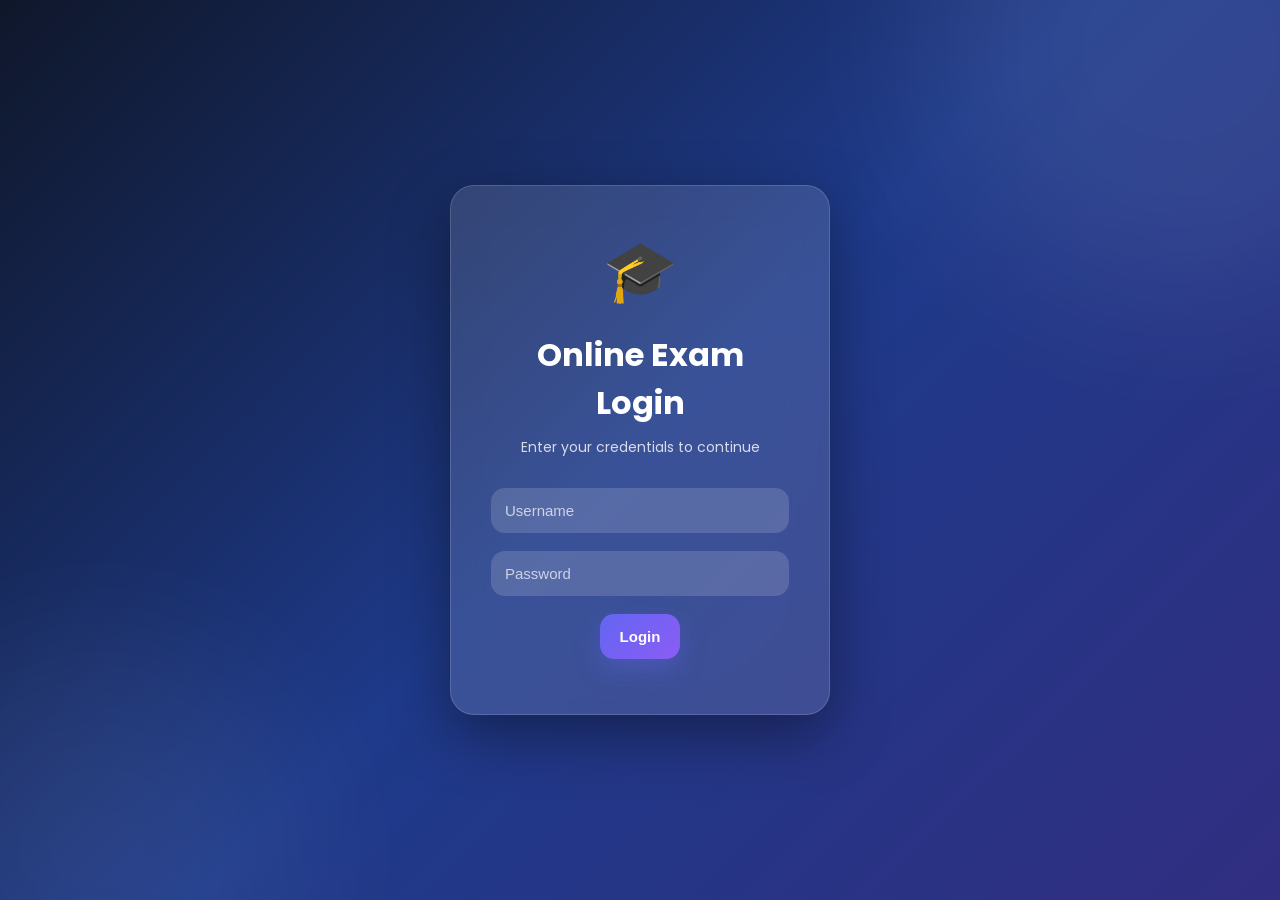
<file: frontend/index.html>
<!DOCTYPE html>
<html>
<head>
    <title>Exam Login</title>
    <link rel="stylesheet" href="style.css">
</head>
<body>

<div class="container">
    <div class="login-box">
        <div style="font-size:60px; margin-bottom:15px;">🎓</div>
        <h2>Online Exam Login</h2>
        <p class="subtitle">Enter your credentials to continue</p>

        <input id="username" placeholder="Username">
        <input id="password" type="password" placeholder="Password">

        <button onclick="login()">Login</button>

        <p id="msg"></p>
    </div>
</div>

<script>

// 🔒 CHECK USER STATUS AFTER LOGIN
async function checkUserStatus(username) {
    const res = await fetch(`http://localhost:5000/api/myresult/${username}`);
    const data = await res.json();

    if (data && data.status) {
        // already attempted → go to dashboard
        window.location.href = "dashboard.html";
    } else {
        // new user → go to exam
        window.location.href = "softskills.html";
    }
}


// 🔑 LOGIN FUNCTION
async function login() {
    const username = document.getElementById("username").value;
    const password = document.getElementById("password").value;

    const res = await fetch("http://localhost:5000/api/login", {
        method: "POST",
        headers: { "Content-Type": "application/json" },
        body: JSON.stringify({ username, password })
    });

    const data = await res.json();

    if (data.success) {
        // ✅ store username
        localStorage.setItem("username", username);

        // 🔥 redirect based on status
        checkUserStatus(username);

    } else {
        document.getElementById("msg").innerText = data.message;
    }
}

</script>

</body>
</html>
</file>
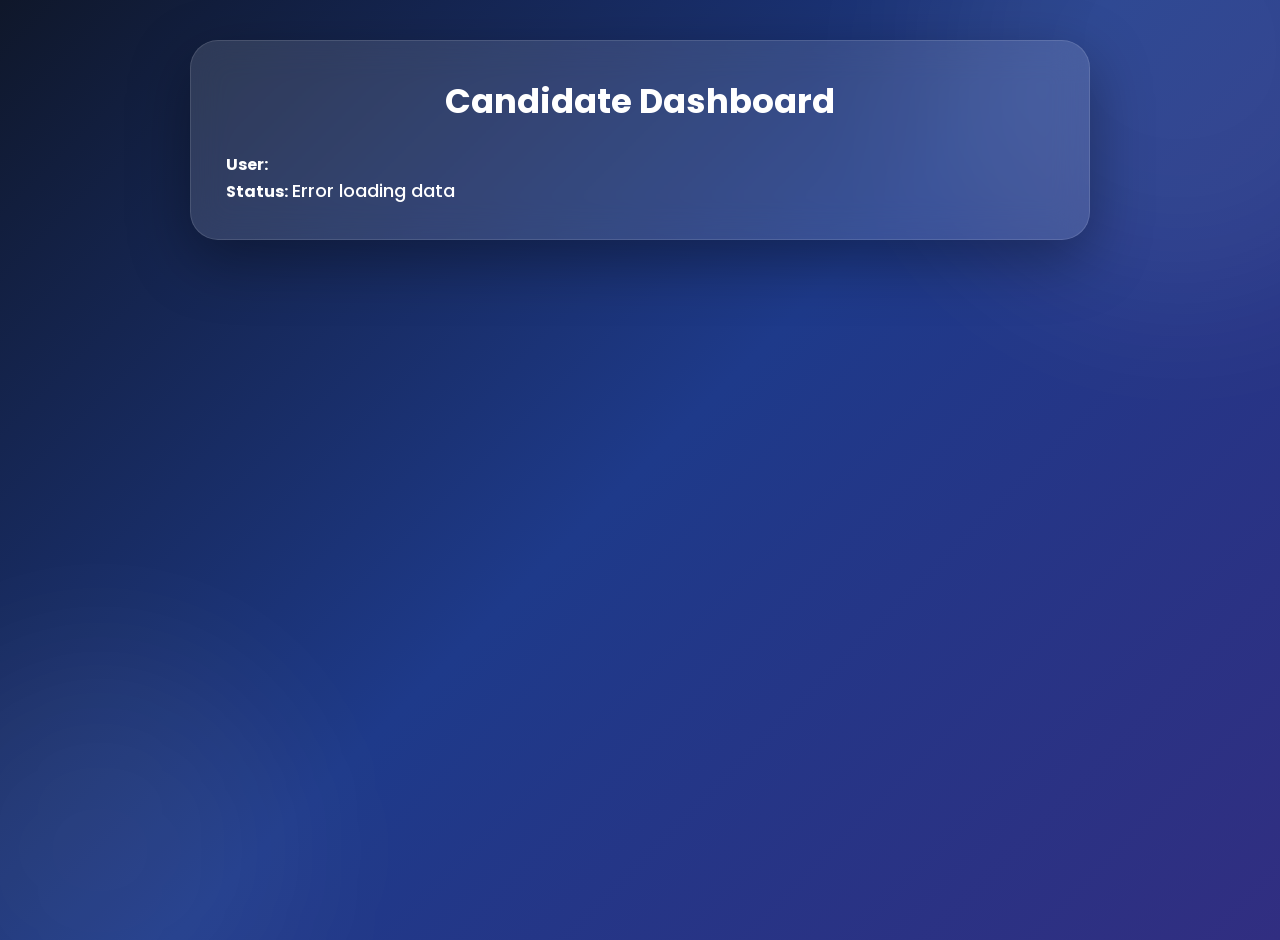
<file: frontend/dashboard.html>
<!DOCTYPE html>
<html>
<head>
    <title>Dashboard</title>
    <link rel="stylesheet" href="style.css">
</head>
<body>

<div class="exam-container">
    <h2> Candidate Dashboard</h2>

    <p><strong>User:</strong> <span id="username"></span></p>
    <p><strong>Status:</strong> <span id="status"></span></p>
    
    <p id="scoreBox" style="display:none;">
        <strong>Score:</strong> <span id="score"></span>
    </p>

    <!-- 🔥 RANK -->
    <p id="rankBox" style="display:none;">
        <strong>Your Rank:</strong> <span id="rank"></span>
    </p>

    <!-- 🏆 LEADERBOARD -->
    <div id="leaderboardSection" style="display:none;">
        <h3>🏆 Top Performers</h3>
        <div id="leaderboard"></div>
    </div>
</div>

<script>

// 🔹 LOAD USER DASHBOARD DATA
async function loadDashboard() {
    const username = localStorage.getItem("username");
    document.getElementById("username").innerText = username;

    try {
        const res = await fetch(`http://localhost:5000/api/myresult/${username}`);
        const data = await res.json();

        if (!data || data.message) {
            document.getElementById("status").innerText = "Result not found";
            return;
        }

        // 🚫 MALPRACTICE CASE (ADDED)
        if (data.status === "malpractice") {
            document.getElementById("status").innerText = "🚫 Malpractice Detected";
            return;
        }

        // ⏳ BEFORE EVALUATION
        if (data.status === "pending") {
            document.getElementById("status").innerText = "⏳ Under Evaluation";
        }

        // ✅ AFTER EVALUATION
        else if (data.status === "evaluated") {
            document.getElementById("status").innerText = "✅ Evaluated";

            // Show score
            document.getElementById("scoreBox").style.display = "block";
            document.getElementById("score").innerText = data.score + " / 10";

            // 🔥 LOAD RANK
            loadRank(username);

            // 🔥 LOAD LEADERBOARD
            loadLeaderboard();
            document.getElementById("leaderboardSection").style.display = "block";
        }

    } catch (error) {
        console.log("Error:", error);
        document.getElementById("status").innerText = "Error loading data";
    }
}


// 🏆 LOAD LEADERBOARD (TOP USERS)
async function loadLeaderboard() {
    try {
        const res = await fetch("http://localhost:5000/api/leaderboard");
        const data = await res.json();

        const container = document.getElementById("leaderboard");
        container.innerHTML = "";

        if (!data || data.length === 0) {
            container.innerHTML = "<p>No leaderboard data available</p>";
            return;
        }

        data.forEach((user, index) => {
            container.innerHTML += `
                <p>${index + 1}. ${user.username} - ${user.score}</p>
            `;
        });

    } catch (error) {
        console.log("Leaderboard error:", error);
    }
}


// 🧠 LOAD USER RANK
async function loadRank(username) {
    try {
        const res = await fetch(`http://localhost:5000/api/rank/${username}`);
        const data = await res.json();

        if (data && data.rank) {
            document.getElementById("rankBox").style.display = "block";
            document.getElementById("rank").innerText =
                `${data.rank} out of ${data.total}`;
        }
    } catch (error) {
        console.log("Rank error:", error);
    }
}


// 🔹 INITIAL CALL
loadDashboard();

</script>

</body>
</html>
</file>
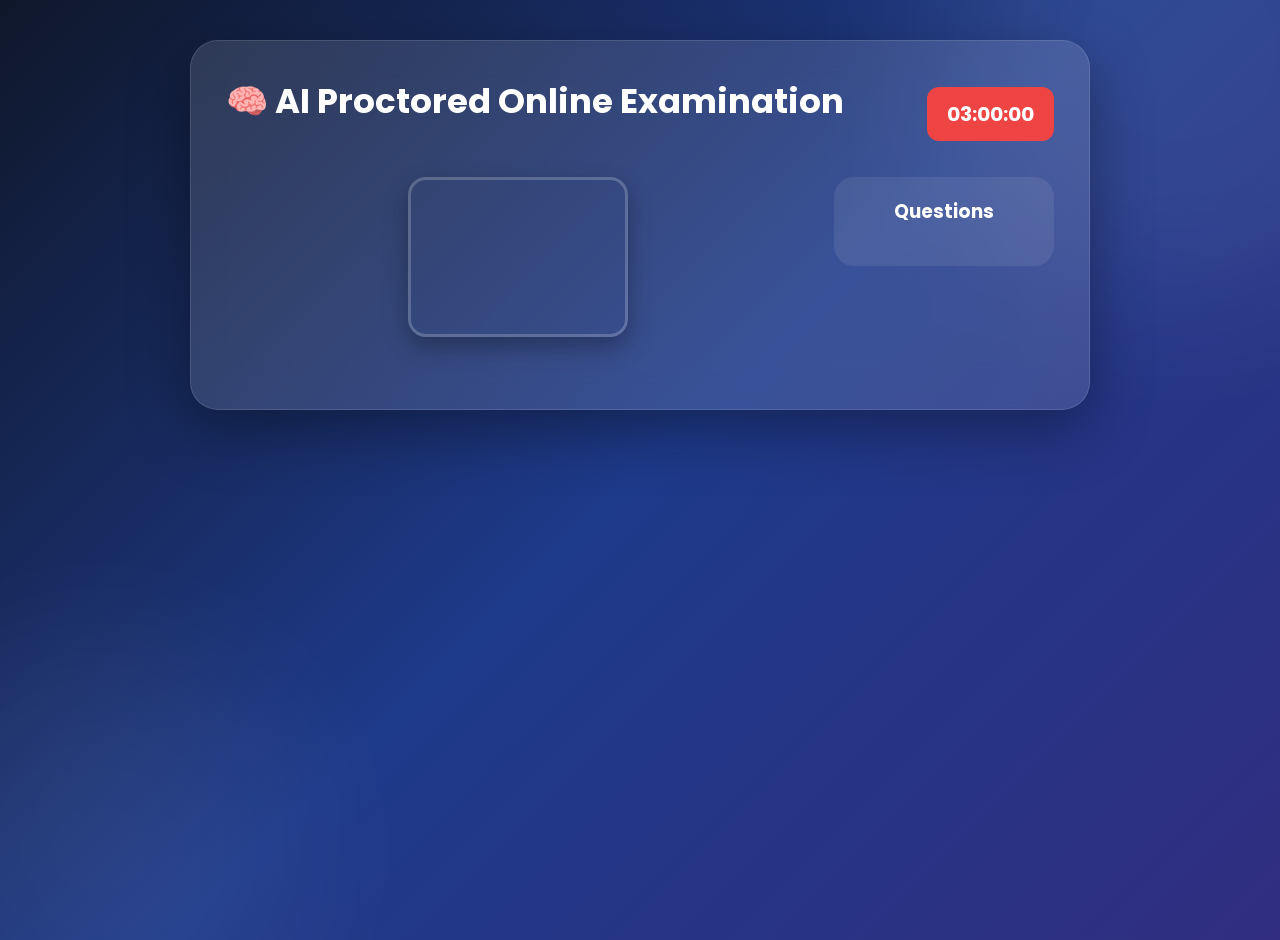
<file: frontend/exam.html>
<!DOCTYPE html>
<html>
<head>
    <title>Exam</title>
    <link rel="stylesheet" href="style.css">
</head>

<body>

<div class="exam-container">

    <!-- TOP BAR -->
    <div class="top-bar">
        <h2>🧠 AI Proctored Online Examination</h2>

        <div id="timer">
            03:00:00
        </div>
    </div>

    <!-- MAIN -->
    <div class="main-layout">

        <!-- LEFT -->
        <div class="exam-left">

            <!-- CAMERA -->
            <div id="cameraSection" style="text-align:center; margin-bottom:20px;">
                <video id="camera"
                       width="220"
                       height="160"
                       autoplay
                       muted>
                </video>
            </div>

            <!-- QUESTIONS -->
            <div id="questionBox"></div>

            <!-- BUTTONS -->
            <div class="nav-buttons"></div>

        </div>

        <!-- RIGHT PANEL -->
        <div class="question-panel">
            <h3>Questions</h3>

            <div id="questionNumbers"></div>
        </div>

    </div>
</div>

<script>

// ================== TIMER ==================

let totalTime = 3 * 60 * 60; // 3 hours

function startTimer() {

    const timer = document.getElementById("timer");

    const interval = setInterval(() => {

        let hours = Math.floor(totalTime / 3600);
        let minutes = Math.floor((totalTime % 3600) / 60);
        let seconds = totalTime % 60;

        timer.innerText =
            `${String(hours).padStart(2, '0')}:` +
            `${String(minutes).padStart(2, '0')}:` +
            `${String(seconds).padStart(2, '0')}`;

        totalTime--;

        // AUTO SUBMIT
        if (totalTime < 0) {

            clearInterval(interval);

            alert("⏰ Time Over! Submitting exam automatically.");

            submitExam();
        }

    }, 1000);
}

// ================== PREVENT REATTEMPT ==================

async function checkIfAttempted() {

    const username = localStorage.getItem("username");

    const res = await fetch(
        `http://localhost:5000/api/myresult/${username}`
    );

    const data = await res.json();

    if (data && data.status) {

        alert("You have already attempted this exam.");

        window.location.href = "dashboard.html";
    }
}

// ================== FULLSCREEN ==================

function enterFullScreen() {

    const elem = document.documentElement;

    if (elem.requestFullscreen) {
        elem.requestFullscreen();
    }
}

// ================== ANTI CHEATING ==================

let warningCount = 0;
let maxWarnings = 4;
let examSubmitted = false;

let lastViolationTime = 0;
const cooldown = 3000;

// TAB SWITCH
document.addEventListener("visibilitychange", () => {

    if (document.hidden) {

        triggerViolation("Tab switch detected");
    }
});

// FULLSCREEN EXIT
document.addEventListener("fullscreenchange", () => {

    if (!document.fullscreenElement) {

        triggerViolation("Exited fullscreen");
    }
});

// COPY / PASTE
document.addEventListener("keydown", (e) => {

    if (
        (e.ctrlKey && e.key === "c") ||
        (e.ctrlKey && e.key === "v")
    ) {

        e.preventDefault();

        triggerViolation("Copy/Paste detected");
    }
});

// RIGHT CLICK
document.addEventListener("contextmenu", (e) => {

    e.preventDefault();

    triggerViolation("Right click disabled");
});

// VIOLATION
function triggerViolation(reason) {

    if (examSubmitted) return;

    const now = Date.now();

    if (now - lastViolationTime < cooldown) return;

    lastViolationTime = now;

    warningCount++;

    alert(`⚠ Warning ${warningCount}/${maxWarnings}: ${reason}`);

    if (warningCount >= maxWarnings) {

        alert("🚫 Malpractice detected! Exam submitting.");

        examSubmitted = true;

        submitMalpractice();
    }
}

// ================== MALPRACTICE SUBMIT ==================

async function submitMalpractice() {

    const username = localStorage.getItem("username") || "user";

    await fetch("http://localhost:5000/api/submit", {

        method: "POST",

        headers: {
            "Content-Type": "application/json"
        },

        body: JSON.stringify({
            username,
            score: 0,
            answers,
            status: "malpractice"
        })
    });

    window.location.href = "submitted.html";
}

// ================== EXAM LOGIC ==================

let questions = [];
let currentIndex = 0;
let answers = {};

// LOAD QUESTIONS
async function loadQuestions() {

    try {

        const res = await fetch(
            "http://localhost:5000/api/questions"
        );

        questions = await res.json();

        if (!questions || questions.length === 0) {

            document.getElementById("questionBox").innerHTML =
                "No questions found";

            return;
        }

        showQuestion();

    } catch (error) {

        console.log(error);
    }
}

// CAMERA
async function startCamera() {

    try {

        const stream =
            await navigator.mediaDevices.getUserMedia({

                video: true,
                audio: true
            });

        const video = document.getElementById("camera");

        video.srcObject = stream;

        video.style.display = "block";

        // START EXAM
        loadQuestions();

        // START TIMER
        startTimer();

    } catch (error) {

        alert(
            "Camera & microphone access is required."
        );

        document.body.innerHTML =
            "<h2 style='text-align:center;color:white;'>Access Denied</h2>";
    }
}

// SHOW QUESTION
function showQuestion() {

    const q = questions[currentIndex];

    const container =
        document.getElementById("questionBox");

    container.innerHTML = `

        <div class="question-box">

            <p class="question-title">
                ${currentIndex + 1}. ${q.question}
            </p>

            ${q.options.map(opt => `

                <label class="option">

                    <input type="radio"
                           name="option"
                           value="${opt}"

                           ${answers[currentIndex] === opt
                               ? "checked"
                               : ""}>

                    ${opt}

                </label>

            `).join("")}

        </div>
    `;

    updateButtons();

    renderQuestionPanel();
}

// CONFIRM ANSWER
function confirmAnswer() {

    const selected =
        document.querySelector(
            'input[name="option"]:checked'
        );

    if (!selected) {

        alert("Please select an option");

        return;
    }

    answers[currentIndex] = selected.value;

    renderQuestionPanel();
}

// NEXT QUESTION
function nextQuestion() {

    // AUTO SAVE
    const selected =
        document.querySelector(
            'input[name="option"]:checked'
        );

    if (selected) {

        answers[currentIndex] = selected.value;
    }

    if (currentIndex < questions.length - 1) {

        currentIndex++;

        showQuestion();
    }
}

// PREVIOUS
function prevQuestion() {

    if (currentIndex > 0) {

        currentIndex--;

        showQuestion();
    }
}

// QUESTION PANEL
function renderQuestionPanel() {

    const panel =
        document.getElementById("questionNumbers");

    panel.innerHTML = "";

    questions.forEach((q, index) => {

        let className = "q-number";

        if (index === currentIndex) {

            className += " active";
        }

        else if (answers[index]) {

            className += " answered";
        }

        panel.innerHTML += `

            <button
                class="${className}"
                onclick="goToQuestion(${index})">

                ${index + 1}

            </button>
        `;
    });
}

// GO TO QUESTION
function goToQuestion(index) {

    currentIndex = index;

    showQuestion();
}

// BUTTONS
function updateButtons() {

    const nav =
        document.querySelector(".nav-buttons");

    if (currentIndex === questions.length - 1) {

        nav.innerHTML = `

            <button onclick="prevQuestion()">
                ⬅ Back
            </button>

            <button onclick="confirmAnswer()">
                ✔ Confirm
            </button>

            <button onclick="submitExam()">
                Submit Exam
            </button>
        `;
    }

    else {

        nav.innerHTML = `

            <button onclick="prevQuestion()">
                ⬅ Back
            </button>

            <button onclick="confirmAnswer()">
                ✔ Confirm
            </button>

            <button onclick="nextQuestion()">
                Next ➡
            </button>
        `;
    }
}

// SUBMIT
async function submitExam() {

    if (examSubmitted) return;

    examSubmitted = true;

    let score = 0;

    questions.forEach((q, index) => {

        if (answers[index] === q.answer) {

            score++;
        }
    });

    const username =
        localStorage.getItem("username") || "user";

    await fetch(
        "http://localhost:5000/api/submit",
        {

            method: "POST",

            headers: {
                "Content-Type": "application/json"
            },

            body: JSON.stringify({
                username,
                score,
                answers
            })
        }
    );

    window.location.href = "submitted.html";
}

// START
checkIfAttempted().then(() => {

    enterFullScreen();

    startCamera();
});

</script>

</body>
</html>
</file>
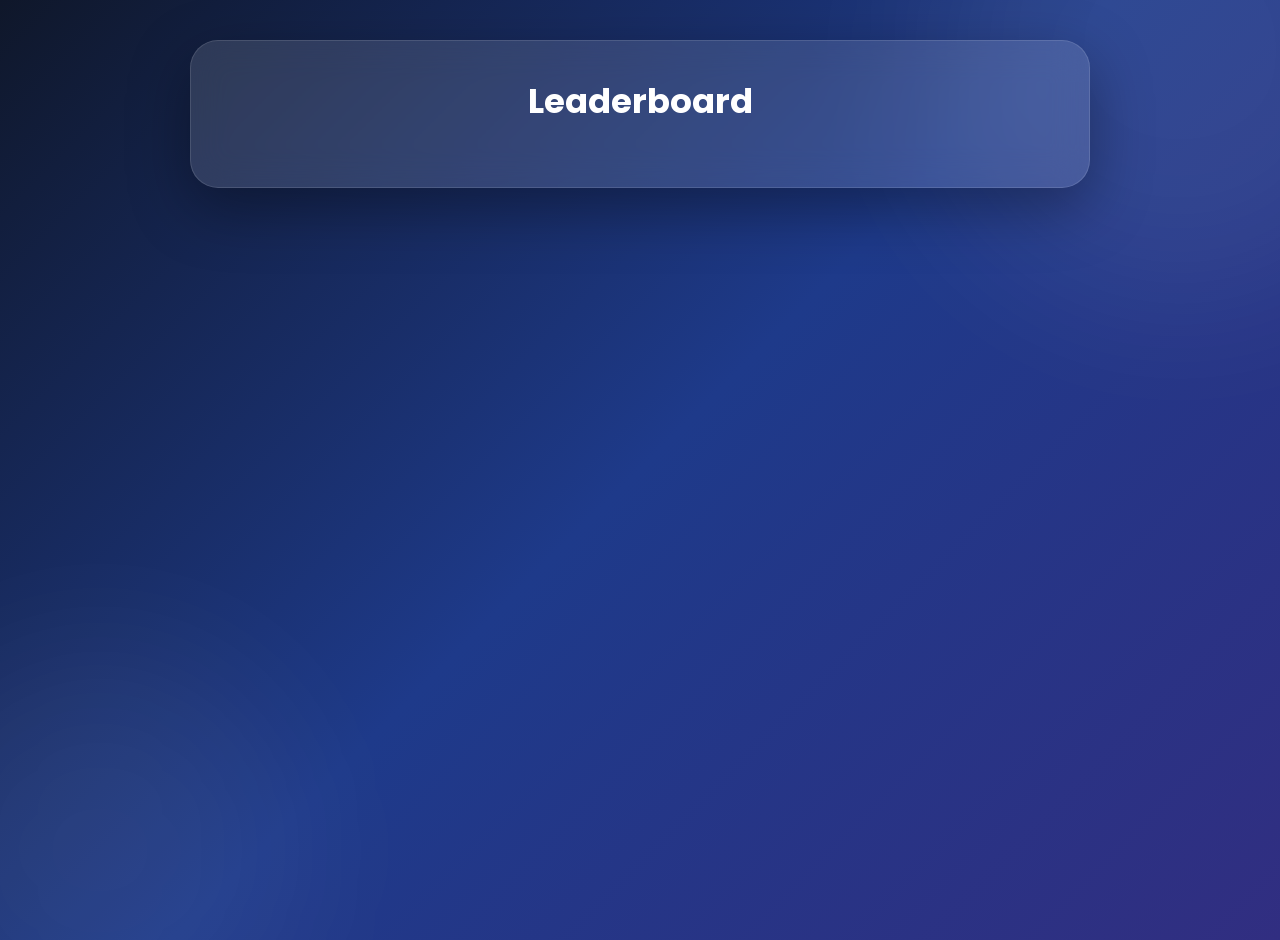
<file: frontend/result.html>
<!DOCTYPE html>
<html>
<head>
    <title>Result</title>
    <link rel="stylesheet" href="style.css">
</head>
<body>

<div class="exam-container">
    <h2>Leaderboard</h2>
    <div id="leaderboard"></div>
</div>

<script>
async function loadLeaderboard() {
    const res = await fetch("http://localhost:5000/api/leaderboard");
    const data = await res.json();

    const container = document.getElementById("leaderboard");

    data.forEach((user, index) => {
        container.innerHTML += `
            <p>${index + 1}. ${user.username} - ${user.score}</p>
        `;
    });
}

loadLeaderboard();
</script>

</body>
</html>
</file>
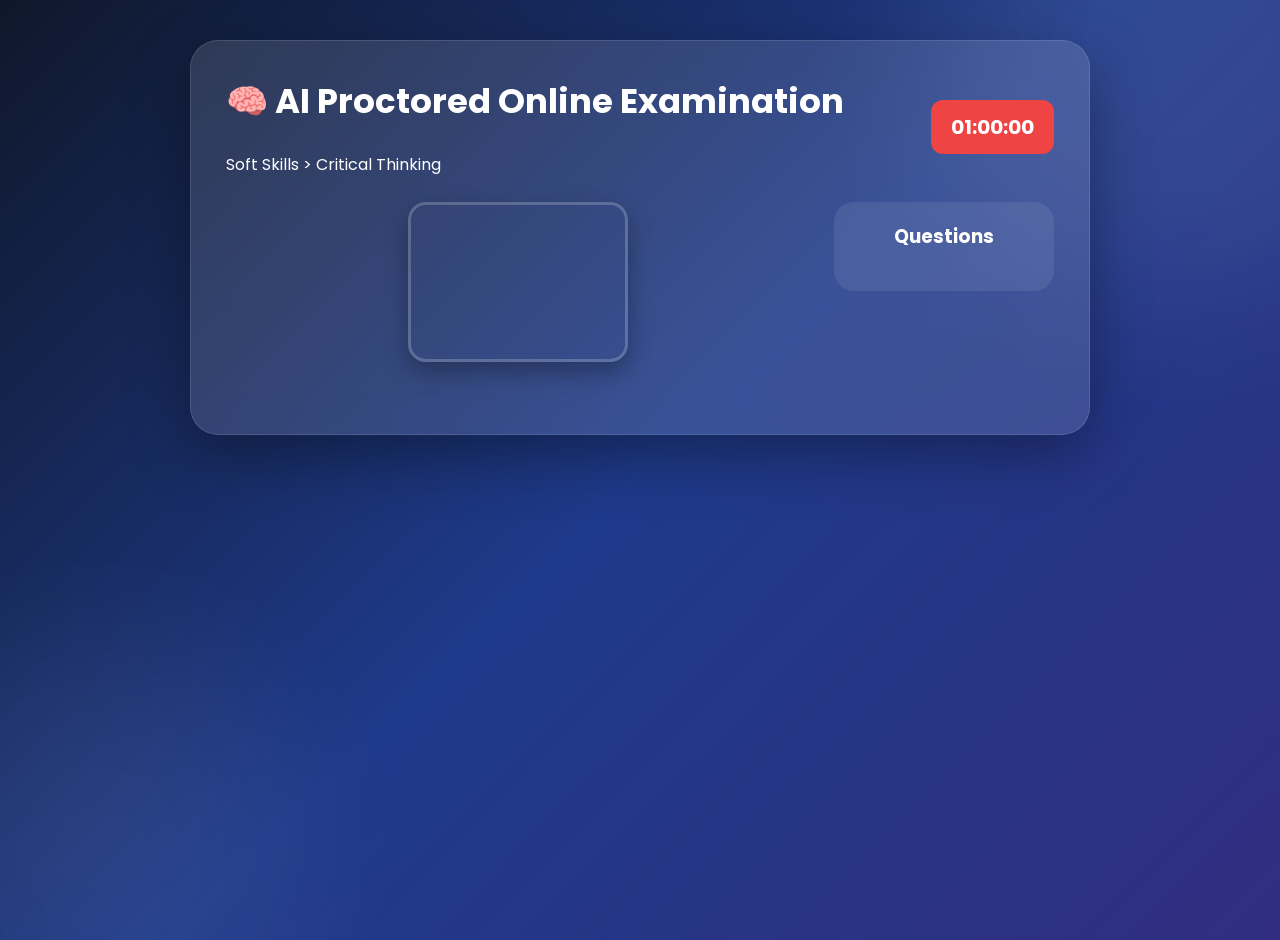
<file: frontend/softskills-exam.html>
<!DOCTYPE html>
<html>
<head>
    <title>Soft Skills Exam</title>
    <link rel="stylesheet" href="style.css">
</head>

<body>

<div class="exam-container">

    <!-- TOP BAR -->
    <div class="top-bar">

        <div>
            <h2>🧠 AI Proctored Online Examination</h2>

            <div class="section-title">
                Soft Skills > Critical Thinking
            </div>
        </div>

        <div id="timer">
            01:00:00
        </div>
    </div>

    <!-- MAIN -->
    <div class="main-layout">

        <!-- LEFT -->
        <div class="exam-left">

            <!-- CAMERA -->
            <div id="cameraSection" style="text-align:center; margin-bottom:20px;">

                <video id="camera"
                       width="220"
                       height="160"
                       autoplay
                       muted>
                </video>

            </div>

            <!-- QUESTIONS -->
            <div id="questionBox"></div>

            <!-- BUTTONS -->
            <div class="nav-buttons"></div>

        </div>

        <!-- RIGHT PANEL -->
        <div class="question-panel">

            <h3>Questions</h3>

            <div id="questionNumbers"></div>

        </div>

    </div>
</div>

<script>

// ================== TIMER ==================

let totalTime = 1 * 60 * 60; // 1 hour

function startTimer() {

    const timer = document.getElementById("timer");

    const interval = setInterval(() => {

        let hours = Math.floor(totalTime / 3600);
        let minutes = Math.floor((totalTime % 3600) / 60);
        let seconds = totalTime % 60;

        timer.innerText =
            `${String(hours).padStart(2, '0')}:` +
            `${String(minutes).padStart(2, '0')}:` +
            `${String(seconds).padStart(2, '0')}`;

        totalTime--;

        // AUTO COMPLETE SECTION
        if (totalTime < 0) {

            clearInterval(interval);

            alert(
                "⏰ Soft Skills section completed."
            );

            submitExam();
        }

    }, 1000);
}

// ================== PREVENT REATTEMPT ==================

async function checkIfAttempted() {

    const username = localStorage.getItem("username");

    const res = await fetch(
        `http://localhost:5000/api/myresult/${username}`
    );

    const data = await res.json();

    if (data && data.status) {

        alert(
            "You have already attempted this exam."
        );

        window.location.href =
            "dashboard.html";
    }
}

// ================== FULLSCREEN ==================

function enterFullScreen() {

    const elem = document.documentElement;

    if (elem.requestFullscreen) {

        elem.requestFullscreen();
    }
}

// ================== ANTI CHEATING ==================

let warningCount = 0;
let maxWarnings = 4;
let examSubmitted = false;

let lastViolationTime = 0;

const cooldown = 3000;

// TAB SWITCH
document.addEventListener(
    "visibilitychange",
    () => {

        if (document.hidden) {

            triggerViolation(
                "Tab switch detected"
            );
        }
    }
);

// FULLSCREEN EXIT
document.addEventListener(
    "fullscreenchange",
    () => {

        if (!document.fullscreenElement) {

            triggerViolation(
                "Exited fullscreen"
            );
        }
    }
);

// COPY / PASTE
document.addEventListener(
    "keydown",
    (e) => {

        if (
            (e.ctrlKey && e.key === "c") ||
            (e.ctrlKey && e.key === "v")
        ) {

            e.preventDefault();

            triggerViolation(
                "Copy/Paste detected"
            );
        }
    }
);

// RIGHT CLICK
document.addEventListener(
    "contextmenu",
    (e) => {

        e.preventDefault();

        triggerViolation(
            "Right click disabled"
        );
    }
);

// VIOLATION HANDLER
function triggerViolation(reason) {

    if (examSubmitted) return;

    const now = Date.now();

    if (now - lastViolationTime < cooldown)
        return;

    lastViolationTime = now;

    warningCount++;

    alert(
        `⚠ Warning ${warningCount}/${maxWarnings}: ${reason}`
    );

    if (warningCount >= maxWarnings) {

        alert(
            "🚫 Malpractice detected! Section submitting."
        );

        examSubmitted = true;

        submitMalpractice();
    }
}

// ================== MALPRACTICE ==================

async function submitMalpractice() {

    localStorage.setItem(
        "softskillsMalpractice",
        "true"
    );

    window.location.href =
        "technicalskills.html";
}

// ================== QUESTIONS ==================

let questions = [];
let currentIndex = 0;
let answers = {};

// LOAD QUESTIONS
async function loadQuestions() {

    try {

        const res = await fetch(
            "http://localhost:5000/api/questions/softskills"
        );

        questions = await res.json();

        if (!questions || questions.length === 0) {

            document.getElementById(
                "questionBox"
            ).innerHTML =
                "No questions found";

            return;
        }

        showQuestion();

    } catch (error) {

        console.log(error);
    }
}

// ================== CAMERA ==================

async function startCamera() {

    try {

        const stream =
            await navigator.mediaDevices.getUserMedia({

                video: true,
                audio: true
            });

        const video =
            document.getElementById("camera");

        video.srcObject = stream;

        video.style.display = "block";

        // START EXAM
        loadQuestions();

        // START TIMER
        startTimer();

    } catch (error) {

        alert(
            "Camera & microphone access is required."
        );

        document.body.innerHTML =
            "<h2 style='text-align:center;color:white;'>Access Denied</h2>";
    }
}

// ================== SHOW QUESTION ==================

function showQuestion() {

    const q = questions[currentIndex];

    const container =
        document.getElementById("questionBox");

    container.innerHTML = `

        <div class="question-box">

            <p class="question-title">

                ${currentIndex + 1}.
                ${q.question}

            </p>

            ${q.options.map(opt => `

                <label class="option">

                    <input
                        type="radio"
                        name="option"
                        value="${opt}"

                        ${answers[currentIndex] === opt
                            ? "checked"
                            : ""}>

                    ${opt}

                </label>

            `).join("")}

        </div>
    `;

    updateButtons();

    renderQuestionPanel();
}

// ================== CONFIRM ==================

function confirmAnswer() {

    const selected =
        document.querySelector(
            'input[name="option"]:checked'
        );

    if (!selected) {

        alert("Please select an option");

        return;
    }

    answers[currentIndex] =
        selected.value;

    renderQuestionPanel();
}

// ================== AUTO SAVE ==================

function autoSave() {

    const selected =
        document.querySelector(
            'input[name="option"]:checked'
        );

    if (selected) {

        answers[currentIndex] =
            selected.value;
    }
}

// ================== NEXT ==================

function nextQuestion() {

    autoSave();

    if (
        currentIndex <
        questions.length - 1
    ) {

        currentIndex++;

        showQuestion();
    }
}

// ================== PREVIOUS ==================

function prevQuestion() {

    autoSave();

    if (currentIndex > 0) {

        currentIndex--;

        showQuestion();
    }
}

// ================== QUESTION PANEL ==================

function renderQuestionPanel() {

    const panel =
        document.getElementById(
            "questionNumbers"
        );

    panel.innerHTML = "";

    questions.forEach((q, index) => {

        let className = "q-number";

        if (index === currentIndex) {

            className += " active";
        }

        else if (answers[index]) {

            className += " answered";
        }

        panel.innerHTML += `

            <button
                class="${className}"
                onclick="goToQuestion(${index})">

                ${index + 1}

            </button>
        `;
    });
}

// ================== GO TO QUESTION ==================

function goToQuestion(index) {

    currentIndex = index;

    showQuestion();
}

// ================== BUTTONS ==================

function updateButtons() {

    const nav =
        document.querySelector(".nav-buttons");

    if (currentIndex === questions.length - 1) {

        nav.innerHTML = `

            <button onclick="prevQuestion()">
                ⬅ Back
            </button>

            <button onclick="confirmAnswer()">
                ✔ Confirm
            </button>

            <button onclick="submitExam()">
                Finish Section
            </button>
        `;
    }

    else {

        nav.innerHTML = `

            <button onclick="prevQuestion()">
                ⬅ Back
            </button>

            <button onclick="confirmAnswer()">
                ✔ Confirm
            </button>

            <button onclick="nextQuestion()">
                Next ➡
            </button>
        `;
    }
}

// ================== SUBMIT SOFT SKILLS ==================

async function submitExam() {

    if (examSubmitted) return;

    examSubmitted = true;

    let score = 0;

    questions.forEach((q, index) => {

        if (answers[index] === q.answer) {

            score++;
        }
    });

    // SAVE TEMPORARILY

    localStorage.setItem(
        "softskillsAnswers",
        JSON.stringify(answers)
    );

    localStorage.setItem(
        "softskillsScore",
        score
    );

    // MOVE TO TECHNICAL SECTION

    window.location.href =
        "technicalskills.html";
}

// ================== START ==================

checkIfAttempted().then(() => {

    enterFullScreen();

    startCamera();
});

</script>

</body>
</html>
</file>
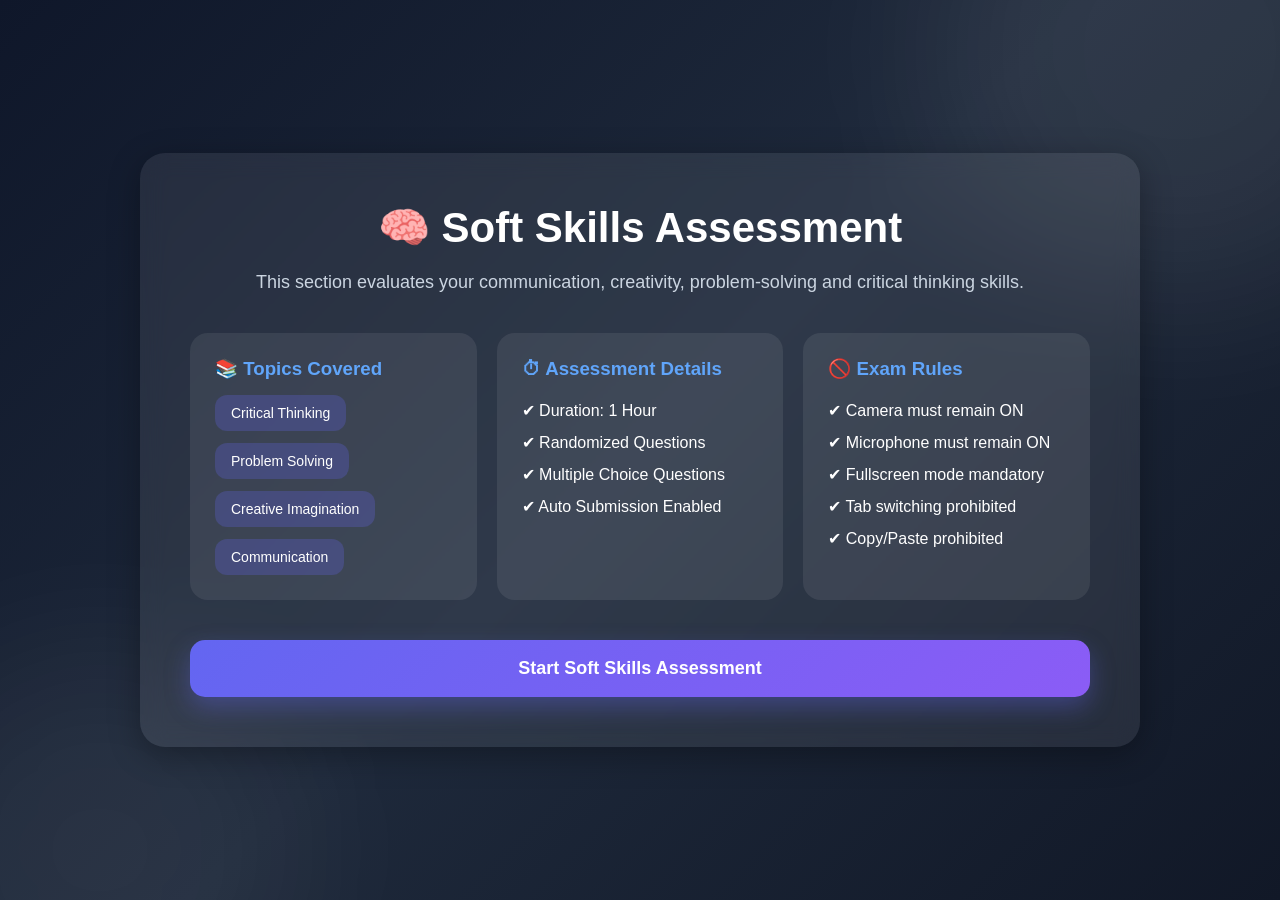
<file: frontend/softskills.html>
<!DOCTYPE html>
<html>
<head>
    <title>Soft Skills Assessment</title>
    <link rel="stylesheet" href="style.css">

    <style>

        body {
            margin: 0;
            padding: 0;

            font-family: Arial, sans-serif;

            background:
                linear-gradient(
                    135deg,
                    #0f172a,
                    #1e293b,
                    #111827
                );

            color: white;

            min-height: 100vh;

            display: flex;
            justify-content: center;
            align-items: center;
        }

        .section-container {

            width: 90%;
            max-width: 1000px;

            background: rgba(255,255,255,0.08);

            backdrop-filter: blur(12px);

            padding: 50px;

            border-radius: 25px;

            box-shadow:
                0 8px 32px rgba(0,0,0,0.3);
        }

        .section-title {

            font-size: 42px;
            font-weight: bold;

            margin-bottom: 20px;

            text-align: center;
        }

        .section-subtitle {

            text-align: center;

            font-size: 18px;

            color: #cbd5e1;

            margin-bottom: 40px;
        }

        .info-grid {

            display: grid;

            grid-template-columns:
                repeat(auto-fit, minmax(250px, 1fr));

            gap: 20px;

            margin-bottom: 40px;
        }

        .info-card {

            background: rgba(255,255,255,0.08);

            padding: 25px;

            border-radius: 18px;
        }

        .info-card h3 {

            margin-bottom: 15px;

            color: #60a5fa;
        }

        .topics {

            display: flex;

            flex-wrap: wrap;

            gap: 12px;

            margin-top: 10px;
        }

        .topic {

            background: rgba(99,102,241,0.25);

            padding: 10px 16px;

            border-radius: 12px;

            font-size: 14px;
        }

        .rules {

            line-height: 2;
        }

        .start-btn {

            width: 100%;

            padding: 18px;

            border: none;

            border-radius: 15px;

            font-size: 18px;
            font-weight: bold;

            background: linear-gradient(
                135deg,
                #6366f1,
                #8b5cf6
            );

            color: white;

            cursor: pointer;

            transition: 0.3s;
        }

        .start-btn:hover {

            transform: translateY(-2px);

            opacity: 0.9;
        }

    </style>
</head>

<body>

<div class="section-container">

    <div class="section-title">
        🧠 Soft Skills Assessment
    </div>

    <div class="section-subtitle">
        This section evaluates your communication,
        creativity, problem-solving and critical thinking skills.
    </div>

    <div class="info-grid">

        <!-- TOPICS -->
        <div class="info-card">

            <h3>📚 Topics Covered</h3>

            <div class="topics">

                <div class="topic">Critical Thinking</div>

                <div class="topic">Problem Solving</div>

                <div class="topic">Creative Imagination</div>

                <div class="topic">Communication</div>

            </div>
        </div>

        <!-- DETAILS -->
        <div class="info-card">

            <h3>⏱ Assessment Details</h3>

            <div class="rules">

                ✔ Duration: 1 Hour <br>

                ✔ Randomized Questions <br>

                ✔ Multiple Choice Questions <br>

                ✔ Auto Submission Enabled
            </div>
        </div>

        <!-- RULES -->
        <div class="info-card">

            <h3>🚫 Exam Rules</h3>

            <div class="rules">

                ✔ Camera must remain ON <br>

                ✔ Microphone must remain ON <br>

                ✔ Fullscreen mode mandatory <br>

                ✔ Tab switching prohibited <br>

                ✔ Copy/Paste prohibited
            </div>
        </div>

    </div>

    <!-- BUTTON -->
    <button class="start-btn"
            onclick="startSoftSkills()">

        Start Soft Skills Assessment

    </button>

</div>

<script>

function startSoftSkills() {

    window.location.href =
        "softskills-exam.html";
}

</script>

</body>
</html>
</file>
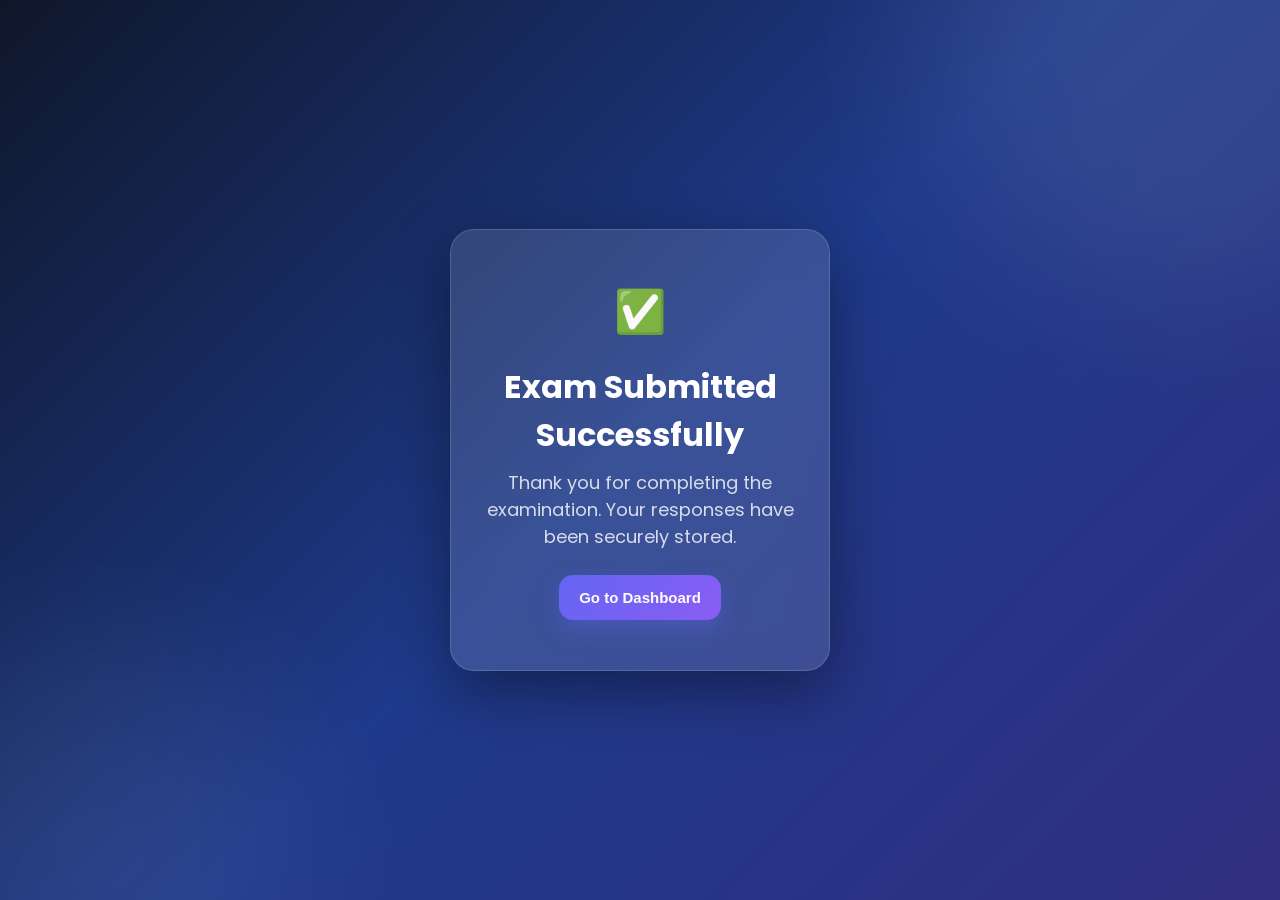
<file: frontend/submitted.html>
<!DOCTYPE html>
<html>
<head>
    <title>Submitted</title>
    <link rel="stylesheet" href="style.css">
</head>
<body>

<div class="container">
    <div class="login-box success-box">
        <h1>✅</h1>
        <h2>Exam Submitted Successfully</h2>
        <p>
            Thank you for completing the examination.
            Your responses have been securely stored.
        </p>

        <button onclick="goDashboard()">
            Go to Dashboard
        </button>
    </div>
</div>

<script>
function goDashboard() {
    window.location.href = "dashboard.html";
}
</script>

</body>
</html>
</file>
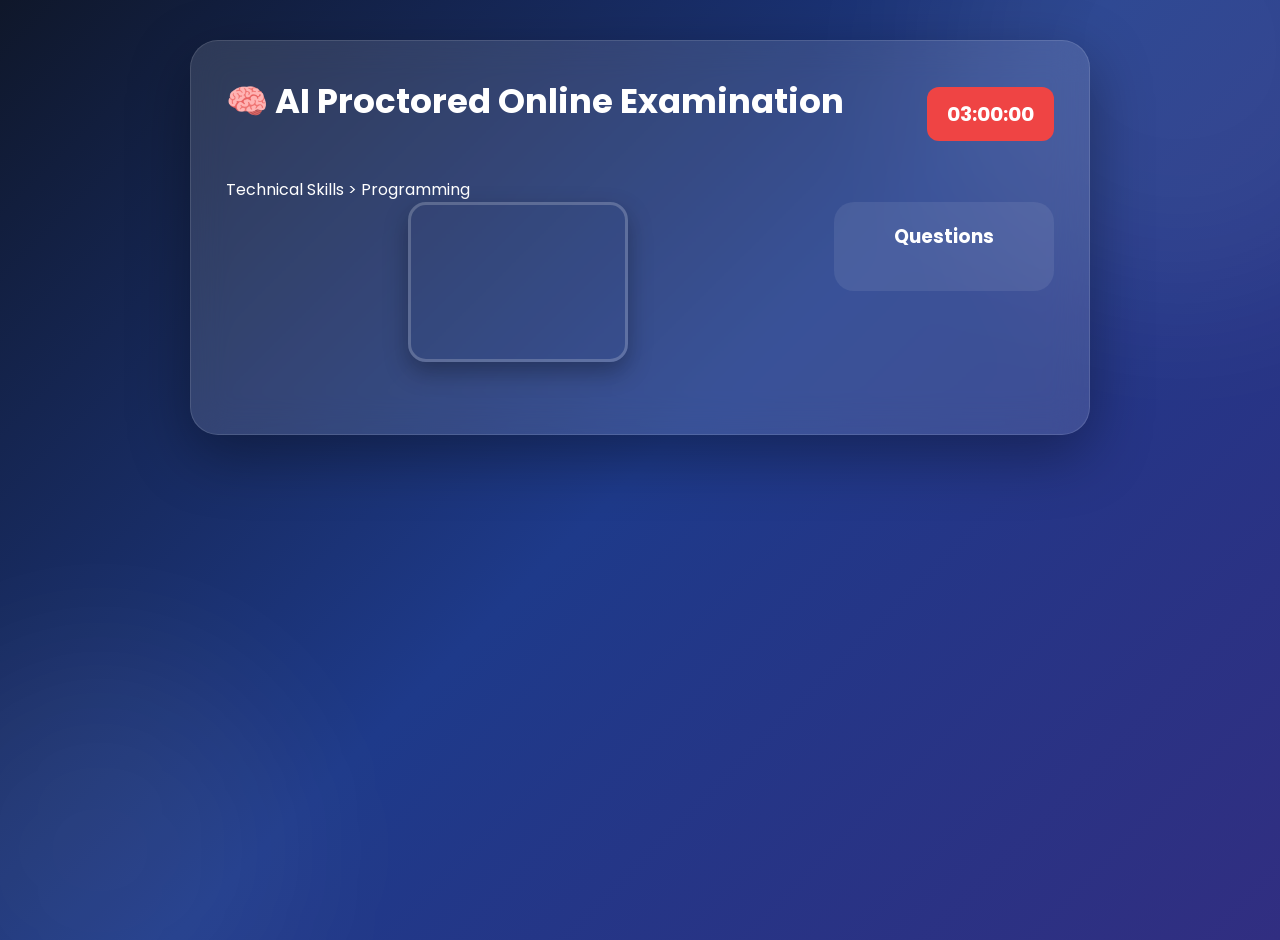
<file: frontend/technical-exam.html>
<!DOCTYPE html>
<html>
<head>
    <title>Exam</title>
    <link rel="stylesheet" href="style.css">
</head>

<body>

<div class="exam-container">

    <!-- TOP BAR -->
    <div class="top-bar">
        <h2>🧠 AI Proctored Online Examination</h2>

        <div id="timer">
            03:00:00
        </div>
    </div>

<div class="section-title">
    Technical Skills > Programming
</div>

    <!-- MAIN -->
    <div class="main-layout">

        <!-- LEFT -->
        <div class="exam-left">

            <!-- CAMERA -->
            <div id="cameraSection" style="text-align:center; margin-bottom:20px;">
                <video id="camera"
                       width="220"
                       height="160"
                       autoplay
                       muted>
                </video>
            </div>

            <!-- QUESTIONS -->
            <div id="questionBox"></div>

            <!-- BUTTONS -->
            <div class="nav-buttons"></div>

        </div>

        <!-- RIGHT PANEL -->
        <div class="question-panel">
            <h3>Questions</h3>

            <div id="questionNumbers"></div>
        </div>

    </div>
</div>

<script>

// ================== TIMER ==================

let totalTime = 2 * 60 * 60; // 2 hours

function startTimer() {

    const timer = document.getElementById("timer");

    const interval = setInterval(() => {

        let hours = Math.floor(totalTime / 3600);
        let minutes = Math.floor((totalTime % 3600) / 60);
        let seconds = totalTime % 60;

        timer.innerText =
            `${String(hours).padStart(2, '0')}:` +
            `${String(minutes).padStart(2, '0')}:` +
            `${String(seconds).padStart(2, '0')}`;

        totalTime--;

        // AUTO SUBMIT
        if (totalTime < 0) {

            clearInterval(interval);

            alert("⏰ Time Over! Submitting exam automatically.");

            submitExam();
        }

    }, 1000);
}

// ================== PREVENT REATTEMPT ==================

async function checkIfAttempted() {

    const username = localStorage.getItem("username");

    const res = await fetch(
        `http://localhost:5000/api/myresult/${username}`
    );

    const data = await res.json();

    if (data && data.status) {

        alert("You have already attempted this exam.");

        window.location.href = "dashboard.html";
    }
}

// ================== FULLSCREEN ==================

function enterFullScreen() {

    const elem = document.documentElement;

    if (elem.requestFullscreen) {
        elem.requestFullscreen();
    }
}

// ================== ANTI CHEATING ==================

let warningCount = 0;
let maxWarnings = 4;
let examSubmitted = false;

let lastViolationTime = 0;
const cooldown = 3000;

// TAB SWITCH
document.addEventListener("visibilitychange", () => {

    if (document.hidden) {

        triggerViolation("Tab switch detected");
    }
});

// FULLSCREEN EXIT
document.addEventListener("fullscreenchange", () => {

    if (!document.fullscreenElement) {

        triggerViolation("Exited fullscreen");
    }
});

// COPY / PASTE
document.addEventListener("keydown", (e) => {

    if (
        (e.ctrlKey && e.key === "c") ||
        (e.ctrlKey && e.key === "v")
    ) {

        e.preventDefault();

        triggerViolation("Copy/Paste detected");
    }
});

// RIGHT CLICK
document.addEventListener("contextmenu", (e) => {

    e.preventDefault();

    triggerViolation("Right click disabled");
});

// VIOLATION
function triggerViolation(reason) {

    if (examSubmitted) return;

    const now = Date.now();

    if (now - lastViolationTime < cooldown) return;

    lastViolationTime = now;

    warningCount++;

    alert(`⚠ Warning ${warningCount}/${maxWarnings}: ${reason}`);

    if (warningCount >= maxWarnings) {

        alert("🚫 Malpractice detected! Exam submitting.");

        examSubmitted = true;

        submitMalpractice();
    }
}

// ================== MALPRACTICE SUBMIT ==================

async function submitMalpractice() {

    const username = localStorage.getItem("username") || "user";

    await fetch("http://localhost:5000/api/submit", {

        method: "POST",

        headers: {
            "Content-Type": "application/json"
        },

        body: JSON.stringify({
            username,
            score: 0,
            answers,
            status: "malpractice"
        })
    });

    window.location.href = "submitted.html";
}

// ================== EXAM LOGIC ==================

let questions = [];
let currentIndex = 0;
let answers = {};

// LOAD QUESTIONS
async function loadQuestions() {

    try {

        const res = await fetch("http://localhost:5000/api/questions/technical")
        questions = await res.json();

        if (!questions || questions.length === 0) {

            document.getElementById("questionBox").innerHTML =
                "No questions found";

            return;
        }

        showQuestion();

    } catch (error) {

        console.log(error);
    }
}

// CAMERA
async function startCamera() {

    try {

        const stream =
            await navigator.mediaDevices.getUserMedia({

                video: true,
                audio: true
            });

        const video = document.getElementById("camera");

        video.srcObject = stream;

        video.style.display = "block";

        // START EXAM
        loadQuestions();

        // START TIMER
        startTimer();

    } catch (error) {

        alert(
            "Camera & microphone access is required."
        );

        document.body.innerHTML =
            "<h2 style='text-align:center;color:white;'>Access Denied</h2>";
    }
}

// SHOW QUESTION
function showQuestion() {

    const q = questions[currentIndex];

    const container =
        document.getElementById("questionBox");

    container.innerHTML = `

        <div class="question-box">

            <p class="question-title">
                ${currentIndex + 1}. ${q.question}
            </p>

            ${q.options.map(opt => `

                <label class="option">

                    <input type="radio"
                           name="option"
                           value="${opt}"

                           ${answers[currentIndex] === opt
                               ? "checked"
                               : ""}>

                    ${opt}

                </label>

            `).join("")}

        </div>
    `;

    updateButtons();

    renderQuestionPanel();
}

// CONFIRM ANSWER
function confirmAnswer() {

    const selected =
        document.querySelector(
            'input[name="option"]:checked'
        );

    if (!selected) {

        alert("Please select an option");

        return;
    }

    answers[currentIndex] = selected.value;

    renderQuestionPanel();
}

// NEXT QUESTION
function nextQuestion() {

    // AUTO SAVE
    const selected =
        document.querySelector(
            'input[name="option"]:checked'
        );

    if (selected) {

        answers[currentIndex] = selected.value;
    }

    if (currentIndex < questions.length - 1) {

        currentIndex++;

        showQuestion();
    }
}

// PREVIOUS
function prevQuestion() {

    if (currentIndex > 0) {

        currentIndex--;

        showQuestion();
    }
}

// QUESTION PANEL
function renderQuestionPanel() {

    const panel =
        document.getElementById("questionNumbers");

    panel.innerHTML = "";

    questions.forEach((q, index) => {

        let className = "q-number";

        if (index === currentIndex) {

            className += " active";
        }

        else if (answers[index]) {

            className += " answered";
        }

        panel.innerHTML += `

            <button
                class="${className}"
                onclick="goToQuestion(${index})">

                ${index + 1}

            </button>
        `;
    });
}

// GO TO QUESTION
function goToQuestion(index) {

    currentIndex = index;

    showQuestion();
}

// BUTTONS
function updateButtons() {

    const nav =
        document.querySelector(".nav-buttons");

    if (currentIndex === questions.length - 1) {

        nav.innerHTML = `

            <button onclick="prevQuestion()">
                ⬅ Back
            </button>

            <button onclick="confirmAnswer()">
                ✔ Confirm
            </button>

            <button onclick="submitExam()">
                Submit Exam
            </button>
        `;
    }

    else {

        nav.innerHTML = `

            <button onclick="prevQuestion()">
                ⬅ Back
            </button>

            <button onclick="confirmAnswer()">
                ✔ Confirm
            </button>

            <button onclick="nextQuestion()">
                Next ➡
            </button>
        `;
    }
}

// SUBMIT
async function submitExam() {

    if (examSubmitted) return;

    examSubmitted = true;

    let score = 0;

    questions.forEach((q, index) => {

        if (answers[index] === q.answer) {

            score++;
        }
    });

    const username =
        localStorage.getItem("username") || "user";

    await fetch(
        "http://localhost:5000/api/submit",
        {

            method: "POST",

            headers: {
                "Content-Type": "application/json"
            },

            body: JSON.stringify({
                username,
                score,
                answers
            })
        }
    );

    window.location.href = "submitted.html";
}

// START
checkIfAttempted().then(() => {

    enterFullScreen();

    startCamera();
});

</script>

</body>
</html>
</file>
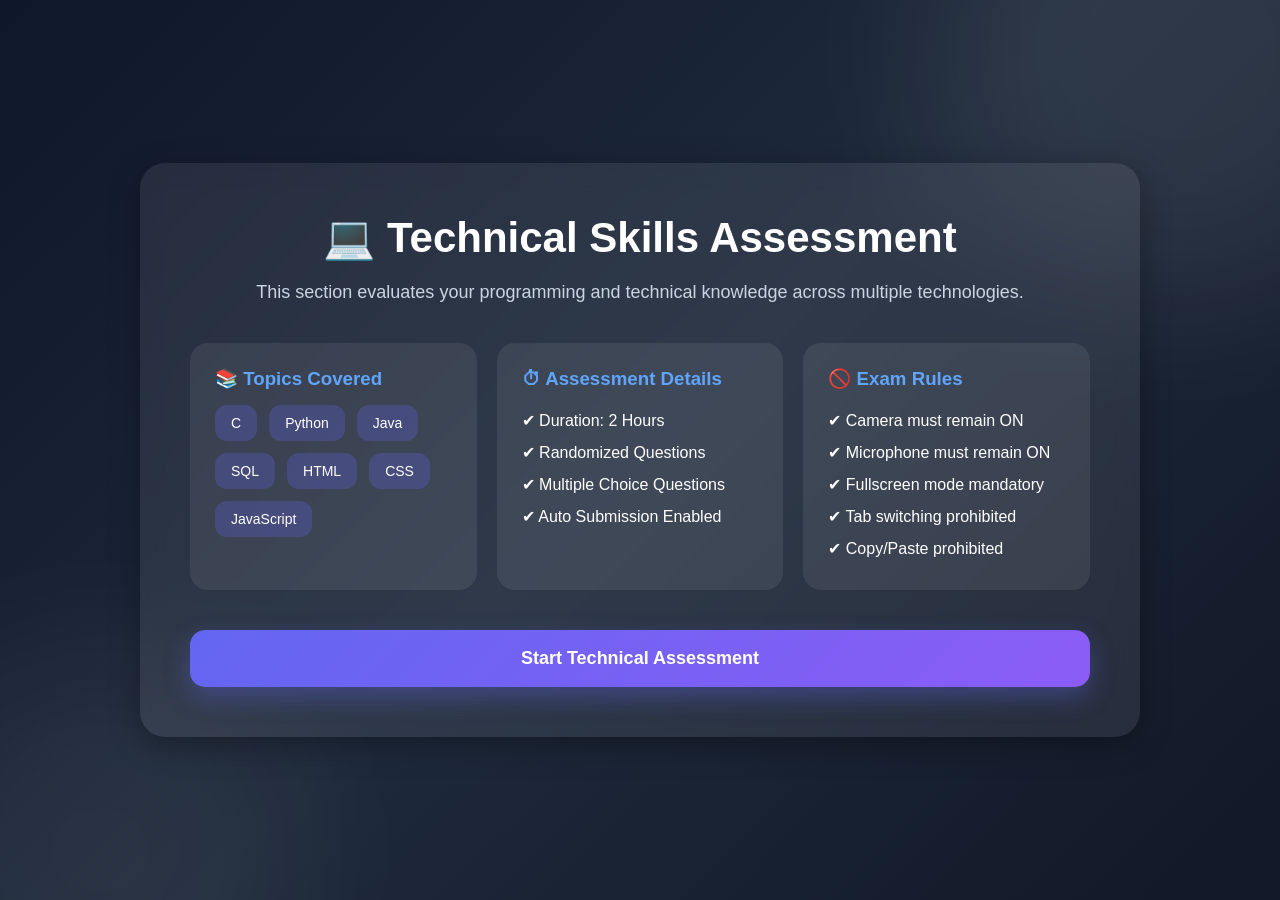
<file: frontend/technicalskills.html>
<!DOCTYPE html>
<html>
<head>
    <title>Technical Skills Assessment</title>
    <link rel="stylesheet" href="style.css">

    <style>

        body {
            margin: 0;
            padding: 0;

            font-family: Arial, sans-serif;

            background:
                linear-gradient(
                    135deg,
                    #0f172a,
                    #1e293b,
                    #111827
                );

            color: white;

            min-height: 100vh;

            display: flex;
            justify-content: center;
            align-items: center;
        }

        .section-container {

            width: 90%;
            max-width: 1000px;

            background: rgba(255,255,255,0.08);

            backdrop-filter: blur(12px);

            padding: 50px;

            border-radius: 25px;

            box-shadow:
                0 8px 32px rgba(0,0,0,0.3);
        }

        .section-title {

            font-size: 42px;
            font-weight: bold;

            margin-bottom: 20px;

            text-align: center;
        }

        .section-subtitle {

            text-align: center;

            font-size: 18px;

            color: #cbd5e1;

            margin-bottom: 40px;
        }

        .info-grid {

            display: grid;

            grid-template-columns:
                repeat(auto-fit, minmax(250px, 1fr));

            gap: 20px;

            margin-bottom: 40px;
        }

        .info-card {

            background: rgba(255,255,255,0.08);

            padding: 25px;

            border-radius: 18px;
        }

        .info-card h3 {

            margin-bottom: 15px;

            color: #60a5fa;
        }

        .topics {

            display: flex;

            flex-wrap: wrap;

            gap: 12px;

            margin-top: 10px;
        }

        .topic {

            background: rgba(99,102,241,0.25);

            padding: 10px 16px;

            border-radius: 12px;

            font-size: 14px;
        }

        .rules {

            line-height: 2;
        }

        .start-btn {

            width: 100%;

            padding: 18px;

            border: none;

            border-radius: 15px;

            font-size: 18px;
            font-weight: bold;

            background: linear-gradient(
                135deg,
                #6366f1,
                #8b5cf6
            );

            color: white;

            cursor: pointer;

            transition: 0.3s;
        }

        .start-btn:hover {

            transform: translateY(-2px);

            opacity: 0.9;
        }

    </style>
</head>

<body>

<div class="section-container">

    <div class="section-title">
        💻 Technical Skills Assessment
    </div>

    <div class="section-subtitle">
        This section evaluates your programming
        and technical knowledge across multiple technologies.
    </div>

    <div class="info-grid">

        <!-- TOPICS -->
        <div class="info-card">

            <h3>📚 Topics Covered</h3>

            <div class="topics">

                <div class="topic">C</div>

                <div class="topic">Python</div>

                <div class="topic">Java</div>

                <div class="topic">SQL</div>

                <div class="topic">HTML</div>

                <div class="topic">CSS</div>

                <div class="topic">JavaScript</div>

            </div>
        </div>

        <!-- DETAILS -->
        <div class="info-card">

            <h3>⏱ Assessment Details</h3>

            <div class="rules">

                ✔ Duration: 2 Hours <br>

                ✔ Randomized Questions <br>

                ✔ Multiple Choice Questions <br>

                ✔ Auto Submission Enabled
            </div>
        </div>

        <!-- RULES -->
        <div class="info-card">

            <h3>🚫 Exam Rules</h3>

            <div class="rules">

                ✔ Camera must remain ON <br>

                ✔ Microphone must remain ON <br>

                ✔ Fullscreen mode mandatory <br>

                ✔ Tab switching prohibited <br>

                ✔ Copy/Paste prohibited
            </div>
        </div>

    </div>

    <!-- BUTTON -->
    <button class="start-btn"
            onclick="startTechnical()">

        Start Technical Assessment

    </button>

</div>

<script>

function startTechnical() {

    window.location.href =
        "technical-exam.html";
}

</script>

</body>
</html>
</file>
<file: frontend/style.css>
@import url('https://fonts.googleapis.com/css2?family=Poppins:wght@300;400;500;600;700&display=swap');

/* ===== GLOBAL ===== */
* {
    margin: 0;
    padding: 0;
    box-sizing: border-box;
}

body {
    font-family: 'Poppins', sans-serif;
    background: linear-gradient(135deg, #0f172a, #1e3a8a, #312e81);
    min-height: 100vh;
    overflow-x: hidden;
    color: white;
}

/* ===== ANIMATED BACKGROUND ===== */
body::before {
    content: '';
    position: fixed;
    width: 500px;
    height: 500px;
    background: rgba(255,255,255,0.08);
    border-radius: 50%;
    top: -200px;
    right: -150px;
    filter: blur(80px);
    z-index: -1;
}

body::after {
    content: '';
    position: fixed;
    width: 400px;
    height: 400px;
    background: rgba(255,255,255,0.06);
    border-radius: 50%;
    bottom: -150px;
    left: -100px;
    filter: blur(80px);
    z-index: -1;
}

/* ===== LOGIN PAGE ===== */
.container {
    display: flex;
    justify-content: center;
    align-items: center;
    min-height: 100vh;
    padding: 20px;
}

.login-box {
    width: 380px;
    background: rgba(255,255,255,0.12);
    backdrop-filter: blur(18px);
    border: 1px solid rgba(255,255,255,0.15);
    border-radius: 24px;
    padding: 40px;
    text-align: center;
    box-shadow: 0 20px 60px rgba(0,0,0,0.4);
    animation: fadeIn 0.8s ease;
}

.login-box h2 {
    font-size: 32px;
    margin-bottom: 10px;
    font-weight: 700;
}

.subtitle {
    color: rgba(255,255,255,0.8);
    margin-bottom: 30px;
    font-size: 14px;
}

.login-box input {
    width: 100%;
    padding: 14px;
    margin-bottom: 18px;
    border: none;
    border-radius: 14px;
    background: rgba(255,255,255,0.15);
    color: white;
    font-size: 15px;
    outline: none;
    transition: 0.3s;
}

.login-box input::placeholder {
    color: rgba(255,255,255,0.7);
}

.login-box input:focus {
    background: rgba(255,255,255,0.22);
    transform: scale(1.02);
}

/* ===== BUTTONS ===== */
button {
    border: none;
    border-radius: 14px;
    padding: 14px 20px;
    background: linear-gradient(135deg, #6366f1, #8b5cf6);
    color: white;
    font-size: 15px;
    font-weight: 600;
    cursor: pointer;
    transition: 0.3s ease;
    box-shadow: 0 10px 25px rgba(99,102,241,0.35);
}

button:hover {
    transform: translateY(-2px);
    box-shadow: 0 15px 35px rgba(99,102,241,0.5);
}

button:active {
    transform: scale(0.98);
}

/* ===== MESSAGE ===== */
#msg {
    margin-top: 15px;
    color: #fca5a5;
    font-weight: 500;
}

/* ===== EXAM PAGE ===== */
.exam-container {
    width: 90%;
    max-width: 900px;
    margin: 40px auto;
    background: rgba(255,255,255,0.12);
    backdrop-filter: blur(18px);
    border-radius: 28px;
    padding: 35px;
    box-shadow: 0 20px 60px rgba(0,0,0,0.35);
    border: 1px solid rgba(255,255,255,0.12);
    animation: fadeIn 0.8s ease;
}

.exam-container h2 {
    text-align: center;
    margin-bottom: 25px;
    font-size: 34px;
    font-weight: 700;
}

/* ===== CAMERA ===== */
#camera {
    border-radius: 18px;
    border: 3px solid rgba(255,255,255,0.2);
    box-shadow: 0 10px 25px rgba(0,0,0,0.3);
}

/* ===== QUESTION BOX ===== */
.question-box {
    margin-top: 25px;
    padding: 30px;
    border-radius: 24px;
    background: rgba(255,255,255,0.08);
    border: 1px solid rgba(255,255,255,0.12);
    transition: 0.3s;
}

.question-box:hover {
    transform: translateY(-3px);
    background: rgba(255,255,255,0.1);
}

.question-title {
    font-size: 24px;
    font-weight: 600;
    margin-bottom: 25px;
    line-height: 1.5;
}

/* ===== OPTIONS ===== */
.option {
    display: flex;
    align-items: center;
    gap: 12px;
    margin-bottom: 15px;
    padding: 16px;
    border-radius: 16px;
    background: rgba(255,255,255,0.08);
    cursor: pointer;
    transition: 0.3s ease;
    border: 1px solid transparent;
}

.option:hover {
    background: rgba(255,255,255,0.15);
    border-color: rgba(255,255,255,0.2);
    transform: translateX(5px);
}

.option input {
    width: 18px;
    height: 18px;
}

/* ===== NAV BUTTONS ===== */
.nav-buttons {
    display: flex;
    justify-content: space-between;
    gap: 15px;
    margin-top: 30px;
}

.nav-buttons button {
    flex: 1;
}

/* ===== DASHBOARD ===== */
#leaderboardSection {
    margin-top: 30px;
}

#leaderboardSection h3 {
    margin-bottom: 15px;
    font-size: 24px;
}

#leaderboard p {
    background: rgba(255,255,255,0.08);
    padding: 14px;
    border-radius: 14px;
    margin-bottom: 10px;
    transition: 0.3s;
}

#leaderboard p:hover {
    background: rgba(255,255,255,0.15);
    transform: translateX(5px);
}

/* ===== STATUS BOXES ===== */
#status,
#score,
#rank {
    font-size: 18px;
    font-weight: 500;
}

/* ===== SUBMITTED PAGE ===== */
.success-box {
    text-align: center;
    padding: 50px 20px;
}

.success-box h1 {
    font-size: 42px;
    margin-bottom: 20px;
}

.success-box p {
    font-size: 18px;
    color: rgba(255,255,255,0.8);
    margin-bottom: 25px;
}

/* ===== ANIMATIONS ===== */
@keyframes fadeIn {
    from {
        opacity: 0;
        transform: translateY(20px);
    }
    to {
        opacity: 1;
        transform: translateY(0);
    }
}

/* ===== RESPONSIVE ===== */
@media (max-width: 768px) {

    .exam-container {
        width: 95%;
        padding: 20px;
    }

    .question-title {
        font-size: 20px;
    }

    .nav-buttons {
        flex-direction: column;
    }

    .login-box {
        width: 100%;
    }
}
/* ===== TOP BAR ===== */

.top-bar {
    display: flex;
    justify-content: space-between;
    align-items: center;
    margin-bottom: 25px;
}

#timer {
    background: #ef4444;
    padding: 12px 20px;
    border-radius: 12px;
    font-weight: bold;
    font-size: 20px;
    color: white;
}

/* ===== MAIN LAYOUT ===== */

.main-layout {
    display: flex;
    gap: 25px;
}

/* ===== LEFT ===== */

.exam-left {
    flex: 3;
}

/* ===== RIGHT QUESTION PANEL ===== */

.question-panel {
    width: 220px;
    background: rgba(255,255,255,0.08);
    padding: 20px;
    border-radius: 20px;
    height: fit-content;
}

.question-panel h3 {
    margin-bottom: 20px;
    text-align: center;
}

#questionNumbers {
    display: flex;
    flex-wrap: wrap;
    gap: 10px;
}

/* QUESTION BUTTON */

.q-number {
    width: 45px;
    height: 45px;
    border-radius: 12px;
    border: none;
    cursor: pointer;
    font-weight: bold;
    background: rgba(255,255,255,0.15);
    color: white;
}

/* CURRENT QUESTION */

.q-number.active {
    background: #6366f1;
}

/* ANSWERED QUESTION */

.q-number.answered {
    background: #22c55e;
}
</file>
